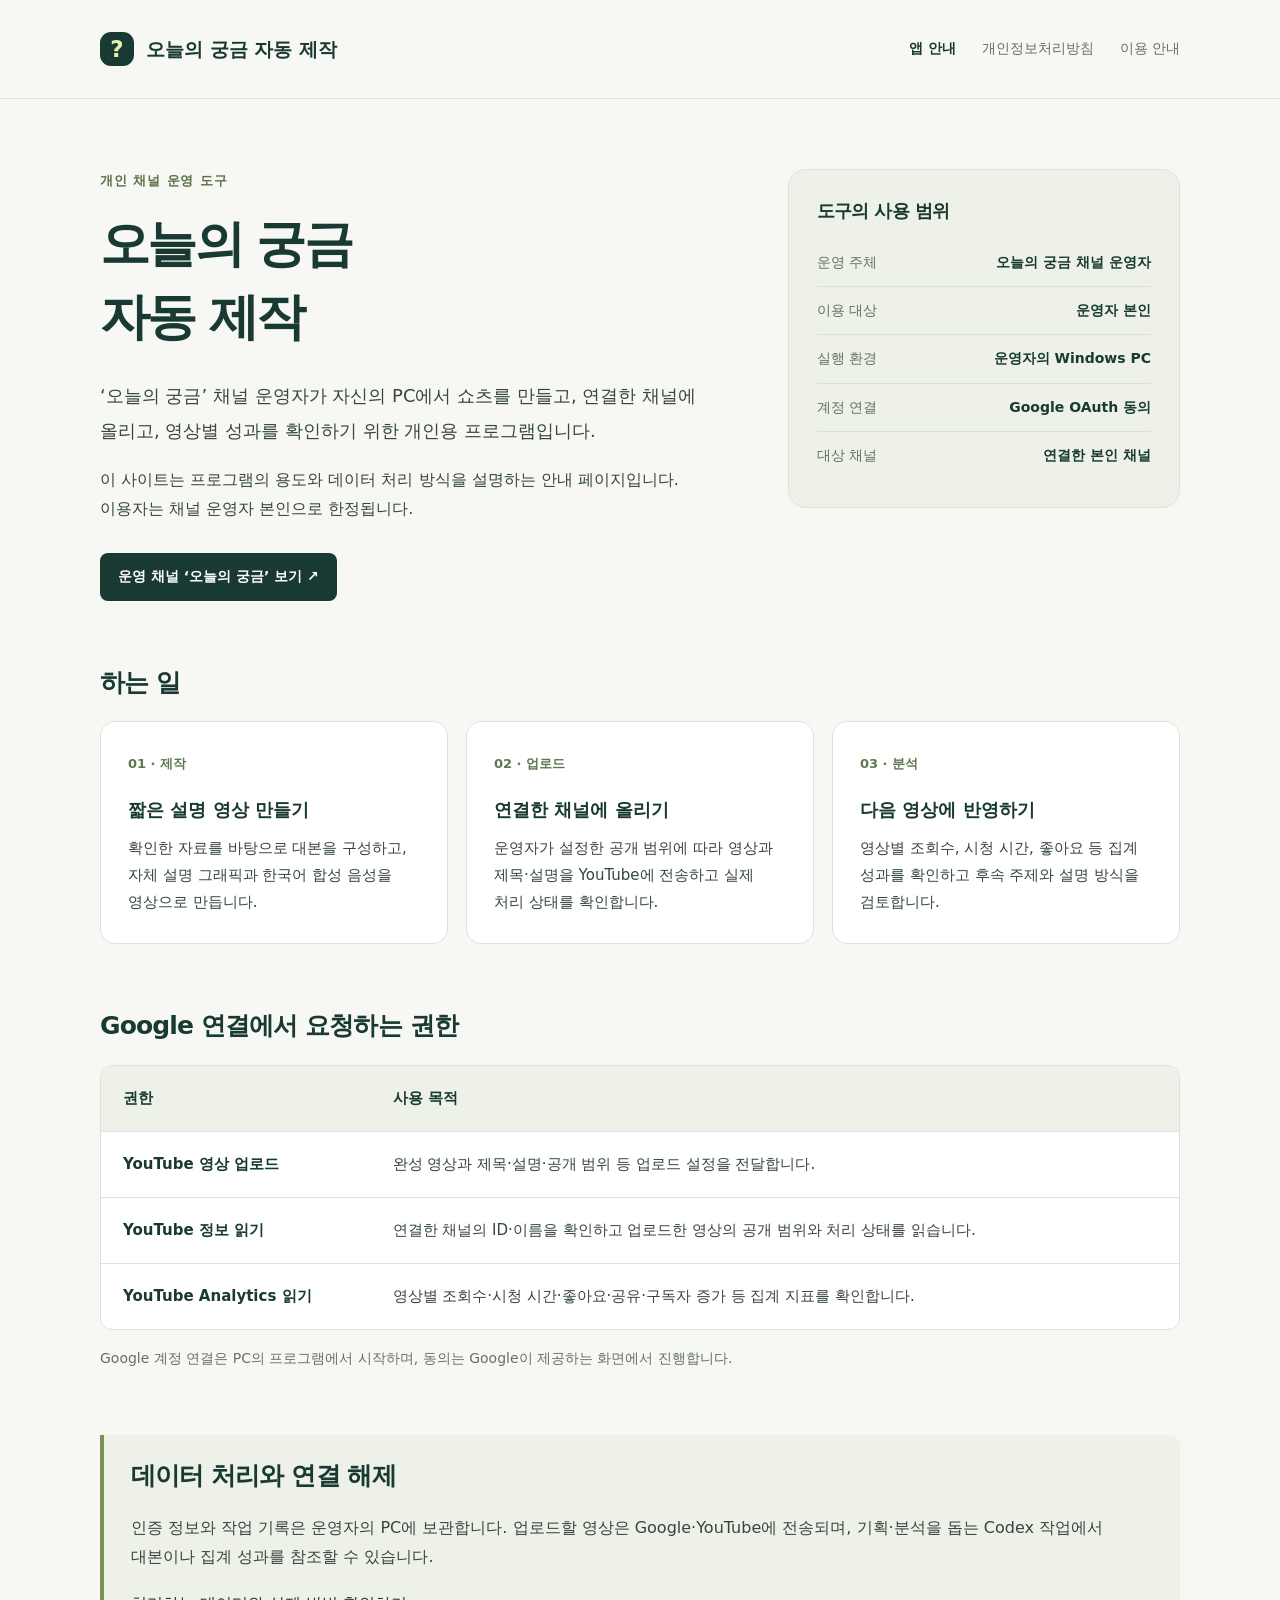
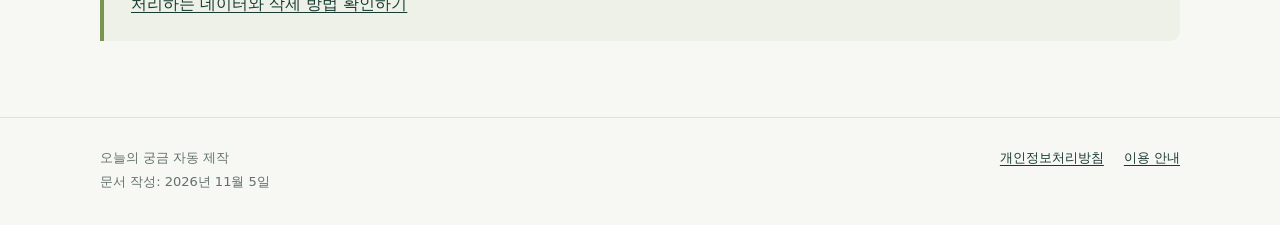
<file: index.html>
<!doctype html>
<html lang="ko">
<head>
  <meta charset="utf-8">
  <meta name="viewport" content="width=device-width, initial-scale=1">
  <meta name="description" content="오늘의 궁금 채널 운영자가 사용하는 개인용 쇼츠 제작·업로드 도구의 기능과 Google 권한을 안내합니다.">
  <title>오늘의 궁금 자동 제작 · 앱 안내</title>
  <link rel="stylesheet" href="common.css">
</head>
<body>
  <a class="skip" href="#main">본문으로 이동</a>
  <header class="site-header">
    <div class="wrap header-row">
      <a class="brand" href="index.html"><span class="brand-mark" aria-hidden="true">?</span>오늘의 궁금 자동 제작</a>
      <nav aria-label="주 메뉴">
        <a href="index.html" aria-current="page">앱 안내</a>
        <a href="privacy.html">개인정보처리방침</a>
        <a href="terms.html">이용 안내</a>
      </nav>
    </div>
  </header>
  <main class="wrap" id="main">
    <div class="hero">
      <div>
        <p class="eyebrow">개인 채널 운영 도구</p>
        <h1>오늘의 궁금<br>자동 제작</h1>
        <p class="lead">‘오늘의 궁금’ 채널 운영자가 자신의 PC에서 쇼츠를 만들고, 연결한 채널에 올리고, 영상별 성과를 확인하기 위한 개인용 프로그램입니다.</p>
        <p>이 사이트는 프로그램의 용도와 데이터 처리 방식을 설명하는 안내 페이지입니다. 이용자는 채널 운영자 본인으로 한정됩니다.</p>
        <a class="channel-link" href="https://www.youtube.com/channel/UCZVqo-pDeFf8M0gQ5EQ7CUw">운영 채널 ‘오늘의 궁금’ 보기 ↗</a>
      </div>
      <aside class="profile" aria-label="운영 정보">
        <h2>도구의 사용 범위</h2>
        <dl>
          <div><dt>운영 주체</dt><dd>오늘의 궁금 채널 운영자</dd></div>
          <div><dt>이용 대상</dt><dd>운영자 본인</dd></div>
          <div><dt>실행 환경</dt><dd>운영자의 Windows PC</dd></div>
          <div><dt>계정 연결</dt><dd>Google OAuth 동의</dd></div>
          <div><dt>대상 채널</dt><dd>연결한 본인 채널</dd></div>
        </dl>
      </aside>
    </div>

    <section class="section" aria-labelledby="features-title">
      <h2 id="features-title">하는 일</h2>
      <div class="cards">
        <article class="card"><span class="card-number">01 · 제작</span><h3>짧은 설명 영상 만들기</h3><p>확인한 자료를 바탕으로 대본을 구성하고, 자체 설명 그래픽과 한국어 합성 음성을 영상으로 만듭니다.</p></article>
        <article class="card"><span class="card-number">02 · 업로드</span><h3>연결한 채널에 올리기</h3><p>운영자가 설정한 공개 범위에 따라 영상과 제목·설명을 YouTube에 전송하고 실제 처리 상태를 확인합니다.</p></article>
        <article class="card"><span class="card-number">03 · 분석</span><h3>다음 영상에 반영하기</h3><p>영상별 조회수, 시청 시간, 좋아요 등 집계 성과를 확인하고 후속 주제와 설명 방식을 검토합니다.</p></article>
      </div>
    </section>

    <section class="section" aria-labelledby="permissions-title">
      <h2 id="permissions-title">Google 연결에서 요청하는 권한</h2>
      <div class="table-wrap">
        <table>
          <thead><tr><th scope="col">권한</th><th scope="col">사용 목적</th></tr></thead>
          <tbody>
            <tr><th scope="row">YouTube 영상 업로드</th><td>완성 영상과 제목·설명·공개 범위 등 업로드 설정을 전달합니다.</td></tr>
            <tr><th scope="row">YouTube 정보 읽기</th><td>연결한 채널의 ID·이름을 확인하고 업로드한 영상의 공개 범위와 처리 상태를 읽습니다.</td></tr>
            <tr><th scope="row">YouTube Analytics 읽기</th><td>영상별 조회수·시청 시간·좋아요·공유·구독자 증가 등 집계 지표를 확인합니다.</td></tr>
          </tbody>
        </table>
      </div>
      <p class="small" style="margin-top:16px">Google 계정 연결은 PC의 프로그램에서 시작하며, 동의는 Google이 제공하는 화면에서 진행합니다.</p>
    </section>

    <section class="section notice" aria-label="데이터 안내">
      <h2>데이터 처리와 연결 해제</h2>
      <p>인증 정보와 작업 기록은 운영자의 PC에 보관합니다. 업로드할 영상은 Google·YouTube에 전송되며, 기획·분석을 돕는 Codex 작업에서 대본이나 집계 성과를 참조할 수 있습니다.</p>
      <p><a href="privacy.html">처리하는 데이터와 삭제 방법 확인하기</a></p>
    </section>
  </main>
  <footer class="site-footer"><div class="wrap footer-row"><p>오늘의 궁금 자동 제작<br>문서 작성: 2026년 11월 5일</p><div class="footer-links"><a href="privacy.html">개인정보처리방침</a><a href="terms.html">이용 안내</a></div></div></footer>
</body>
</html>
</file>
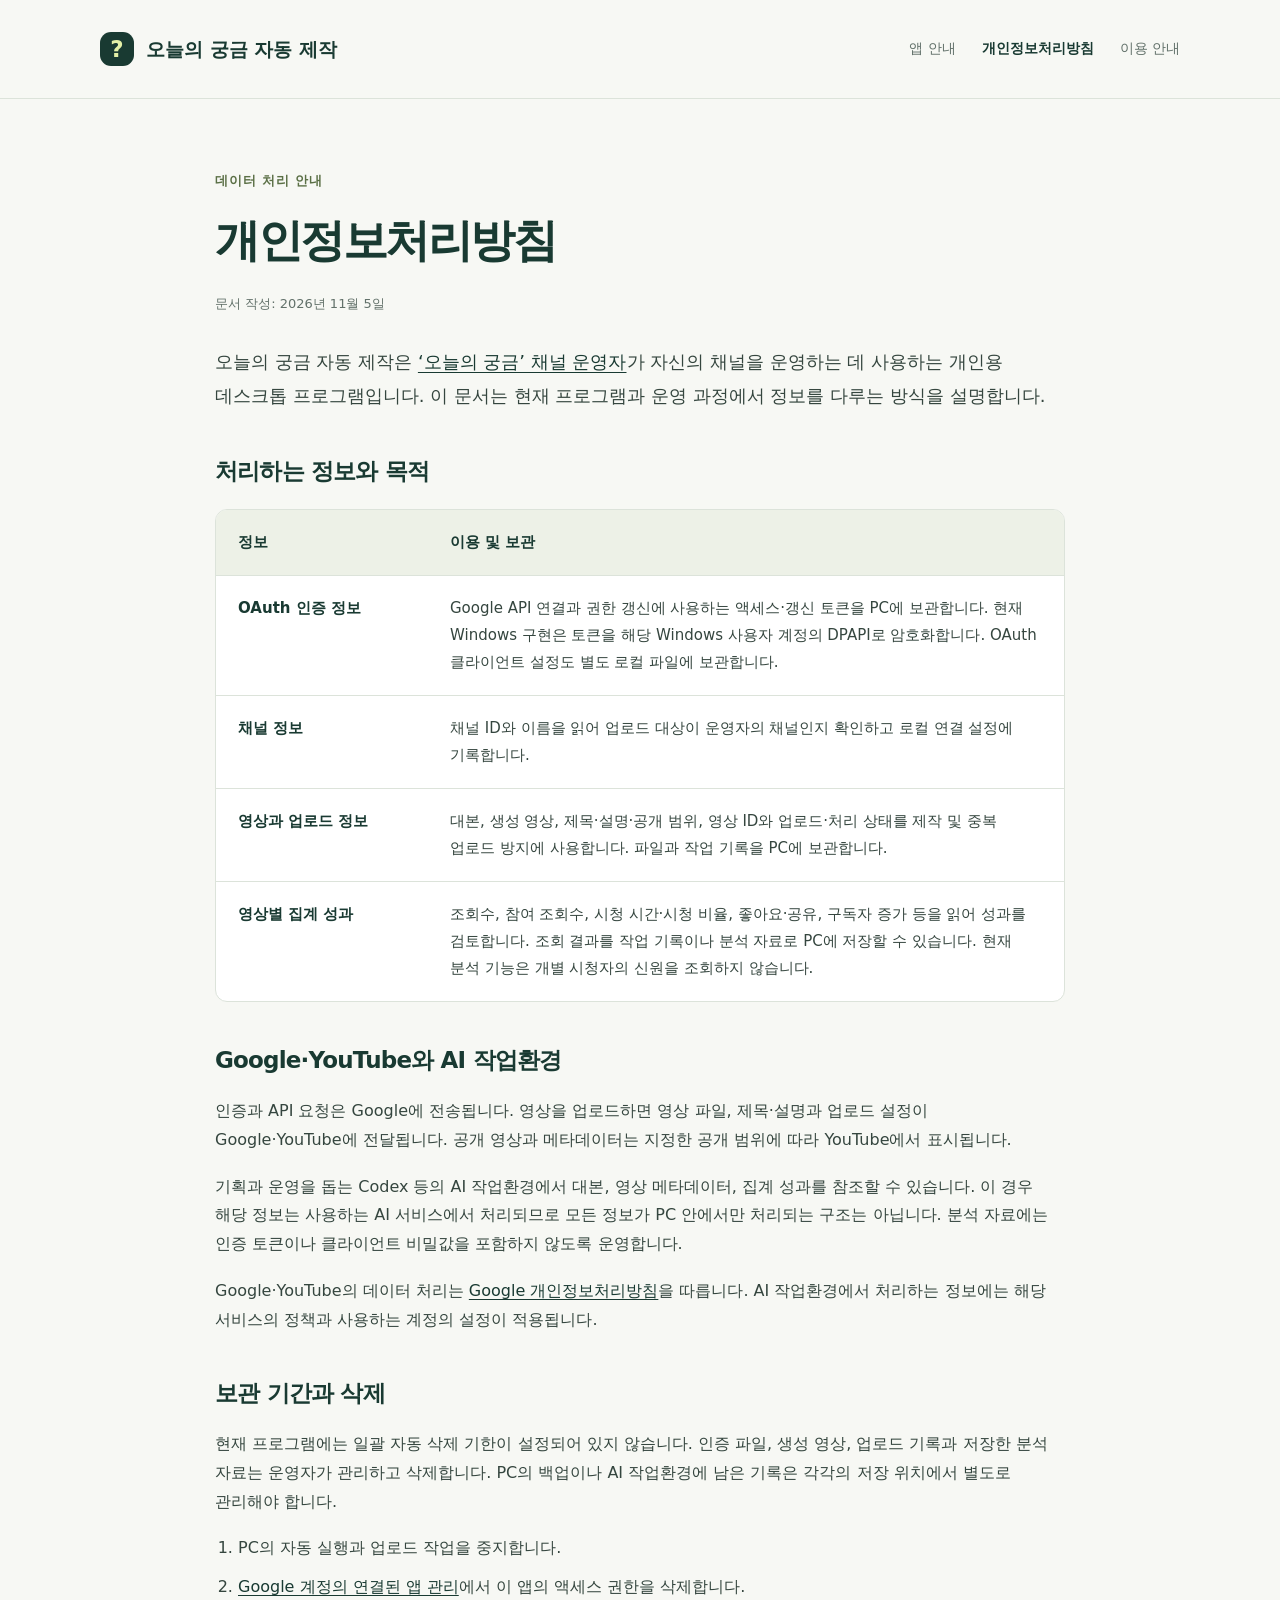
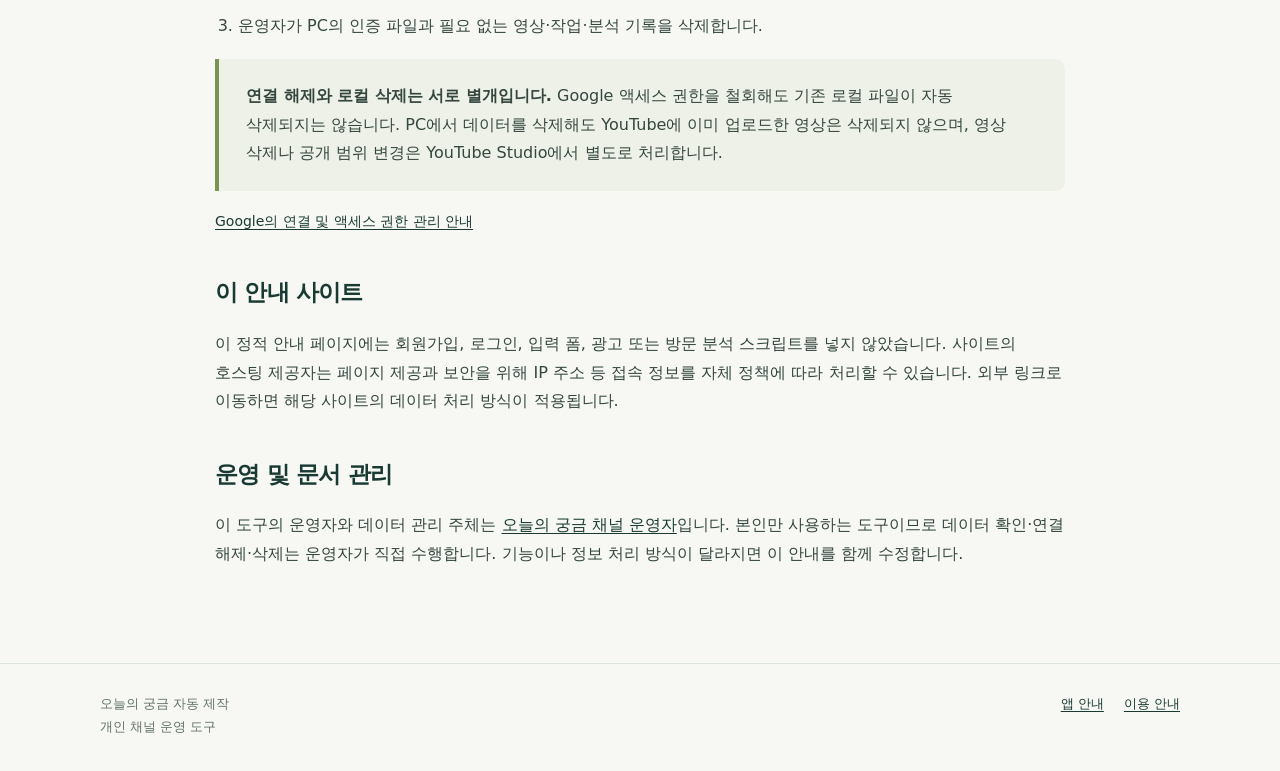
<file: privacy.html>
<!doctype html>
<html lang="ko">
<head>
  <meta charset="utf-8">
  <meta name="viewport" content="width=device-width, initial-scale=1">
  <meta name="description" content="오늘의 궁금 자동 제작에서 처리하는 Google·YouTube 데이터, 로컬 보관, AI 작업환경 활용 및 연결 해제 방법을 안내합니다.">
  <title>개인정보처리방침 · 오늘의 궁금 자동 제작</title>
  <link rel="stylesheet" href="common.css">
</head>
<body>
  <a class="skip" href="#main">본문으로 이동</a>
  <header class="site-header"><div class="wrap header-row"><a class="brand" href="index.html"><span class="brand-mark" aria-hidden="true">?</span>오늘의 궁금 자동 제작</a><nav aria-label="주 메뉴"><a href="index.html">앱 안내</a><a href="privacy.html" aria-current="page">개인정보처리방침</a><a href="terms.html">이용 안내</a></nav></div></header>
  <main class="wrap article" id="main">
    <p class="eyebrow">데이터 처리 안내</p>
    <h1>개인정보처리방침</h1>
    <p class="document-date">문서 작성: 2026년 11월 5일</p>
    <p class="lead">오늘의 궁금 자동 제작은 <a href="https://www.youtube.com/channel/UCZVqo-pDeFf8M0gQ5EQ7CUw">‘오늘의 궁금’ 채널 운영자</a>가 자신의 채널을 운영하는 데 사용하는 개인용 데스크톱 프로그램입니다. 이 문서는 현재 프로그램과 운영 과정에서 정보를 다루는 방식을 설명합니다.</p>

    <section aria-labelledby="data-title">
      <h2 id="data-title">처리하는 정보와 목적</h2>
      <div class="table-wrap"><table>
        <thead><tr><th scope="col">정보</th><th scope="col">이용 및 보관</th></tr></thead>
        <tbody>
          <tr><th scope="row">OAuth 인증 정보</th><td>Google API 연결과 권한 갱신에 사용하는 액세스·갱신 토큰을 PC에 보관합니다. 현재 Windows 구현은 토큰을 해당 Windows 사용자 계정의 DPAPI로 암호화합니다. OAuth 클라이언트 설정도 별도 로컬 파일에 보관합니다.</td></tr>
          <tr><th scope="row">채널 정보</th><td>채널 ID와 이름을 읽어 업로드 대상이 운영자의 채널인지 확인하고 로컬 연결 설정에 기록합니다.</td></tr>
          <tr><th scope="row">영상과 업로드 정보</th><td>대본, 생성 영상, 제목·설명·공개 범위, 영상 ID와 업로드·처리 상태를 제작 및 중복 업로드 방지에 사용합니다. 파일과 작업 기록을 PC에 보관합니다.</td></tr>
          <tr><th scope="row">영상별 집계 성과</th><td>조회수, 참여 조회수, 시청 시간·시청 비율, 좋아요·공유, 구독자 증가 등을 읽어 성과를 검토합니다. 조회 결과를 작업 기록이나 분석 자료로 PC에 저장할 수 있습니다. 현재 분석 기능은 개별 시청자의 신원을 조회하지 않습니다.</td></tr>
        </tbody>
      </table></div>
    </section>

    <section aria-labelledby="services-title">
      <h2 id="services-title">Google·YouTube와 AI 작업환경</h2>
      <p>인증과 API 요청은 Google에 전송됩니다. 영상을 업로드하면 영상 파일, 제목·설명과 업로드 설정이 Google·YouTube에 전달됩니다. 공개 영상과 메타데이터는 지정한 공개 범위에 따라 YouTube에서 표시됩니다.</p>
      <p>기획과 운영을 돕는 Codex 등의 AI 작업환경에서 대본, 영상 메타데이터, 집계 성과를 참조할 수 있습니다. 이 경우 해당 정보는 사용하는 AI 서비스에서 처리되므로 모든 정보가 PC 안에서만 처리되는 구조는 아닙니다. 분석 자료에는 인증 토큰이나 클라이언트 비밀값을 포함하지 않도록 운영합니다.</p>
      <p>Google·YouTube의 데이터 처리는 <a href="https://policies.google.com/privacy?hl=ko">Google 개인정보처리방침</a>을 따릅니다. AI 작업환경에서 처리하는 정보에는 해당 서비스의 정책과 사용하는 계정의 설정이 적용됩니다.</p>
    </section>

    <section aria-labelledby="retention-title">
      <h2 id="retention-title">보관 기간과 삭제</h2>
      <p>현재 프로그램에는 일괄 자동 삭제 기한이 설정되어 있지 않습니다. 인증 파일, 생성 영상, 업로드 기록과 저장한 분석 자료는 운영자가 관리하고 삭제합니다. PC의 백업이나 AI 작업환경에 남은 기록은 각각의 저장 위치에서 별도로 관리해야 합니다.</p>
      <ol>
        <li>PC의 자동 실행과 업로드 작업을 중지합니다.</li>
        <li><a href="https://myaccount.google.com/connections">Google 계정의 연결된 앱 관리</a>에서 이 앱의 액세스 권한을 삭제합니다.</li>
        <li>운영자가 PC의 인증 파일과 필요 없는 영상·작업·분석 기록을 삭제합니다.</li>
      </ol>
      <div class="notice"><p><strong>연결 해제와 로컬 삭제는 서로 별개입니다.</strong> Google 액세스 권한을 철회해도 기존 로컬 파일이 자동 삭제되지는 않습니다. PC에서 데이터를 삭제해도 YouTube에 이미 업로드한 영상은 삭제되지 않으며, 영상 삭제나 공개 범위 변경은 YouTube Studio에서 별도로 처리합니다.</p></div>
      <p class="small" style="margin-top:18px"><a href="https://support.google.com/accounts/answer/13533235?hl=ko">Google의 연결 및 액세스 권한 관리 안내</a></p>
    </section>

    <section aria-labelledby="website-title">
      <h2 id="website-title">이 안내 사이트</h2>
      <p>이 정적 안내 페이지에는 회원가입, 로그인, 입력 폼, 광고 또는 방문 분석 스크립트를 넣지 않았습니다. 사이트의 호스팅 제공자는 페이지 제공과 보안을 위해 IP 주소 등 접속 정보를 자체 정책에 따라 처리할 수 있습니다. 외부 링크로 이동하면 해당 사이트의 데이터 처리 방식이 적용됩니다.</p>
    </section>

    <section aria-labelledby="operator-title">
      <h2 id="operator-title">운영 및 문서 관리</h2>
      <p>이 도구의 운영자와 데이터 관리 주체는 <a href="https://www.youtube.com/channel/UCZVqo-pDeFf8M0gQ5EQ7CUw">오늘의 궁금 채널 운영자</a>입니다. 본인만 사용하는 도구이므로 데이터 확인·연결 해제·삭제는 운영자가 직접 수행합니다. 기능이나 정보 처리 방식이 달라지면 이 안내를 함께 수정합니다.</p>
    </section>
  </main>
  <footer class="site-footer"><div class="wrap footer-row"><p>오늘의 궁금 자동 제작<br>개인 채널 운영 도구</p><div class="footer-links"><a href="index.html">앱 안내</a><a href="terms.html">이용 안내</a></div></div></footer>
</body>
</html>
</file>
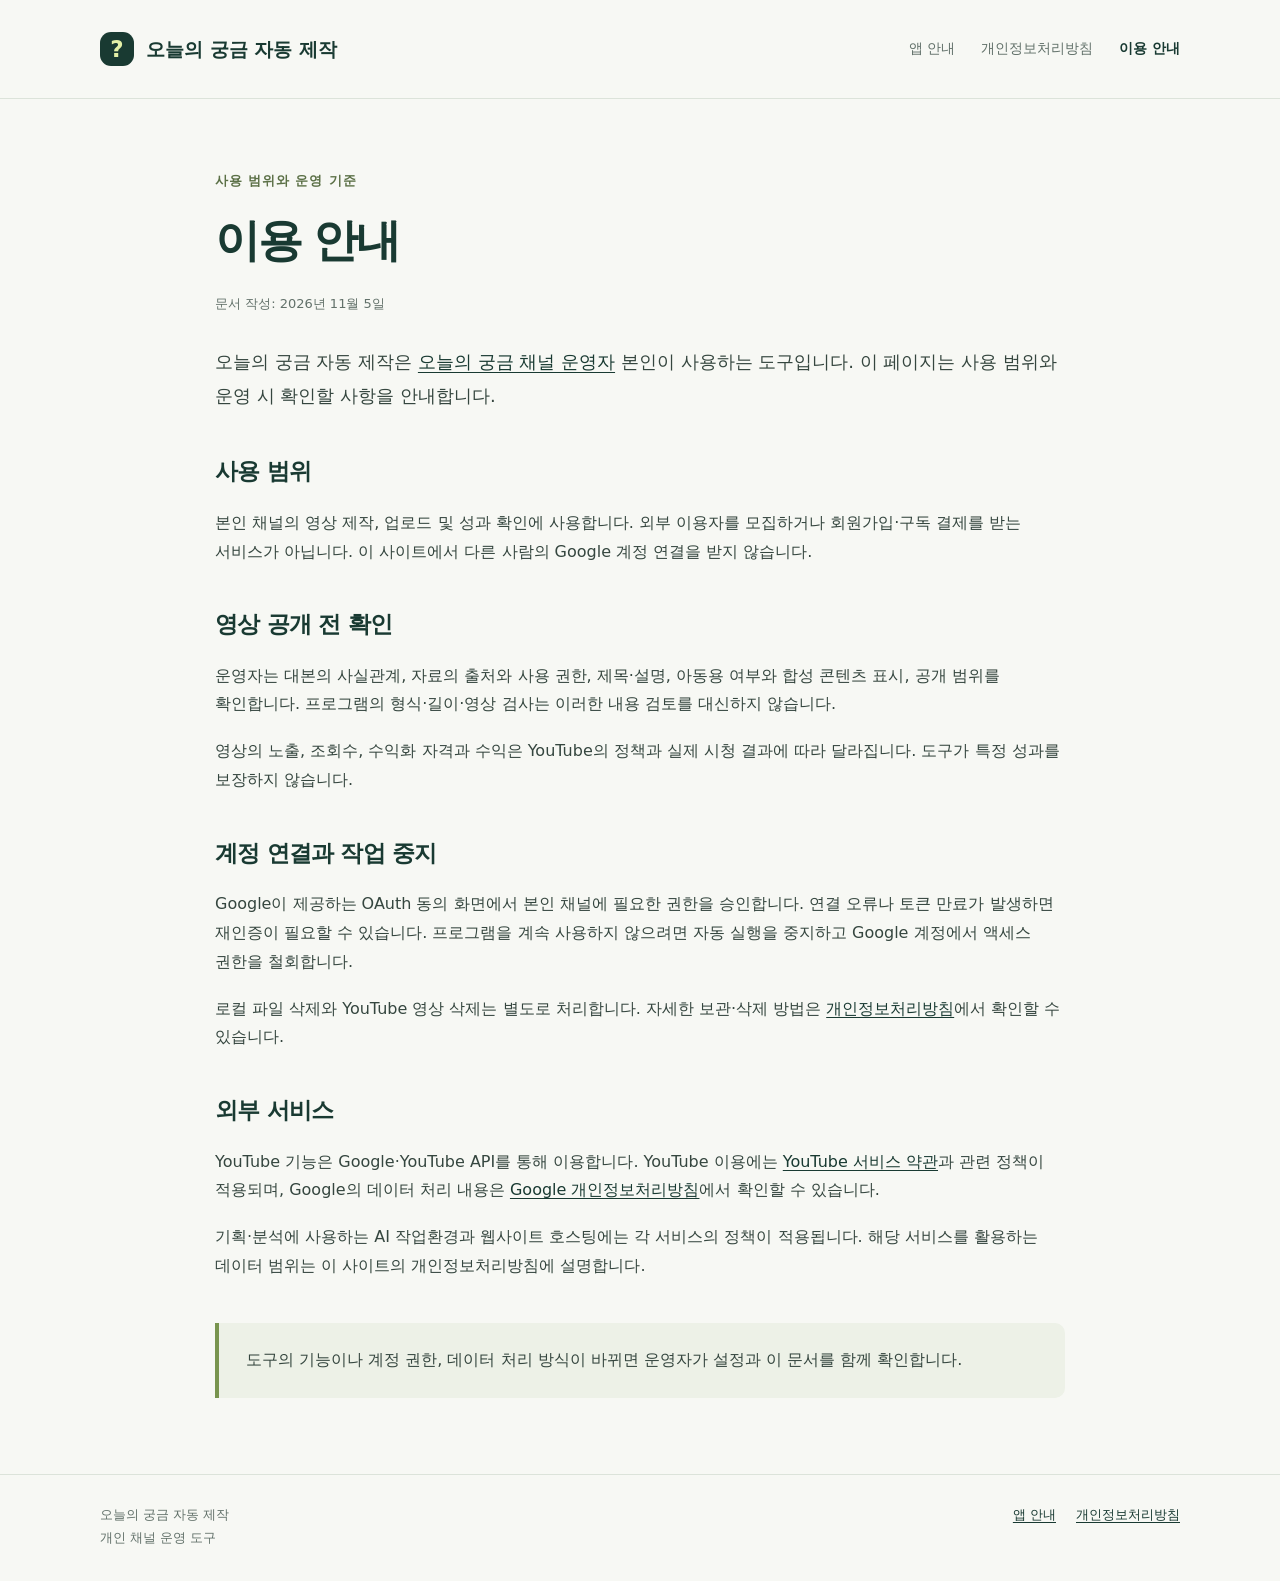
<file: terms.html>
<!doctype html>
<html lang="ko">
<head>
  <meta charset="utf-8">
  <meta name="viewport" content="width=device-width, initial-scale=1">
  <meta name="description" content="오늘의 궁금 자동 제작의 개인용 사용 범위, 콘텐츠 검토, 계정 연결과 중지 방법을 설명합니다.">
  <title>이용 안내 · 오늘의 궁금 자동 제작</title>
  <link rel="stylesheet" href="common.css">
</head>
<body>
  <a class="skip" href="#main">본문으로 이동</a>
  <header class="site-header"><div class="wrap header-row"><a class="brand" href="index.html"><span class="brand-mark" aria-hidden="true">?</span>오늘의 궁금 자동 제작</a><nav aria-label="주 메뉴"><a href="index.html">앱 안내</a><a href="privacy.html">개인정보처리방침</a><a href="terms.html" aria-current="page">이용 안내</a></nav></div></header>
  <main class="wrap article" id="main">
    <p class="eyebrow">사용 범위와 운영 기준</p>
    <h1>이용 안내</h1>
    <p class="document-date">문서 작성: 2026년 11월 5일</p>
    <p class="lead">오늘의 궁금 자동 제작은 <a href="https://www.youtube.com/channel/UCZVqo-pDeFf8M0gQ5EQ7CUw">오늘의 궁금 채널 운영자</a> 본인이 사용하는 도구입니다. 이 페이지는 사용 범위와 운영 시 확인할 사항을 안내합니다.</p>

    <section aria-labelledby="scope-title">
      <h2 id="scope-title">사용 범위</h2>
      <p>본인 채널의 영상 제작, 업로드 및 성과 확인에 사용합니다. 외부 이용자를 모집하거나 회원가입·구독 결제를 받는 서비스가 아닙니다. 이 사이트에서 다른 사람의 Google 계정 연결을 받지 않습니다.</p>
    </section>

    <section aria-labelledby="review-title">
      <h2 id="review-title">영상 공개 전 확인</h2>
      <p>운영자는 대본의 사실관계, 자료의 출처와 사용 권한, 제목·설명, 아동용 여부와 합성 콘텐츠 표시, 공개 범위를 확인합니다. 프로그램의 형식·길이·영상 검사는 이러한 내용 검토를 대신하지 않습니다.</p>
      <p>영상의 노출, 조회수, 수익화 자격과 수익은 YouTube의 정책과 실제 시청 결과에 따라 달라집니다. 도구가 특정 성과를 보장하지 않습니다.</p>
    </section>

    <section aria-labelledby="connection-title">
      <h2 id="connection-title">계정 연결과 작업 중지</h2>
      <p>Google이 제공하는 OAuth 동의 화면에서 본인 채널에 필요한 권한을 승인합니다. 연결 오류나 토큰 만료가 발생하면 재인증이 필요할 수 있습니다. 프로그램을 계속 사용하지 않으려면 자동 실행을 중지하고 Google 계정에서 액세스 권한을 철회합니다.</p>
      <p>로컬 파일 삭제와 YouTube 영상 삭제는 별도로 처리합니다. 자세한 보관·삭제 방법은 <a href="privacy.html">개인정보처리방침</a>에서 확인할 수 있습니다.</p>
    </section>

    <section aria-labelledby="third-party-title">
      <h2 id="third-party-title">외부 서비스</h2>
      <p>YouTube 기능은 Google·YouTube API를 통해 이용합니다. YouTube 이용에는 <a href="https://www.youtube.com/static?template=terms&amp;hl=ko">YouTube 서비스 약관</a>과 관련 정책이 적용되며, Google의 데이터 처리 내용은 <a href="https://policies.google.com/privacy?hl=ko">Google 개인정보처리방침</a>에서 확인할 수 있습니다.</p>
      <p>기획·분석에 사용하는 AI 작업환경과 웹사이트 호스팅에는 각 서비스의 정책이 적용됩니다. 해당 서비스를 활용하는 데이터 범위는 이 사이트의 개인정보처리방침에 설명합니다.</p>
    </section>

    <section class="notice" aria-label="운영 안내"><p>도구의 기능이나 계정 권한, 데이터 처리 방식이 바뀌면 운영자가 설정과 이 문서를 함께 확인합니다.</p></section>
  </main>
  <footer class="site-footer"><div class="wrap footer-row"><p>오늘의 궁금 자동 제작<br>개인 채널 운영 도구</p><div class="footer-links"><a href="index.html">앱 안내</a><a href="privacy.html">개인정보처리방침</a></div></div></footer>
</body>
</html>
</file>
<file: common.css>
:root {
  color-scheme: light;
  --paper: #f7f8f4;
  --surface: #ffffff;
  --ink: #193a32;
  --text: #35463f;
  --muted: #62716a;
  --line: #dce3da;
  --accent: #e4f0a7;
}
* { box-sizing: border-box; }
html { font-size: 16px; scroll-behavior: smooth; }
body {
  margin: 0;
  color: var(--text);
  background: var(--paper);
  font-family: "Malgun Gothic", "Apple SD Gothic Neo", system-ui, sans-serif;
  line-height: 1.8;
  word-break: keep-all;
  overflow-wrap: anywhere;
}
a { color: var(--ink); text-underline-offset: 0.2em; }
a:hover { text-decoration-thickness: 2px; }
a:focus-visible { outline: 3px solid #57872b; outline-offset: 5px; border-radius: 3px; }
.skip { position: absolute; left: 16px; top: -100px; z-index: 2; padding: 10px 18px; background: white; }
.skip:focus { top: 10px; }
.wrap { width: min(1080px, calc(100% - 64px)); margin-inline: auto; }
.site-header { border-bottom: 1px solid var(--line); }
.header-row { min-height: 98px; display: flex; align-items: center; justify-content: space-between; gap: 28px; }
.brand { display: inline-flex; gap: 12px; align-items: center; color: var(--ink); text-decoration: none; font-weight: 800; font-size: 19px; }
.brand-mark { width: 34px; height: 34px; display: grid; place-items: center; background: var(--ink); color: var(--accent); border-radius: 11px; font-size: 23px; line-height: 1; }
nav { display: flex; gap: 26px; flex-wrap: wrap; font-size: 14px; }
nav a { text-decoration: none; color: var(--muted); }
nav a[aria-current="page"] { color: var(--ink); font-weight: 800; }
main { padding-block: 70px 76px; }
.hero { display: grid; grid-template-columns: minmax(0, 1.6fr) minmax(280px, 1fr); gap: 60px; align-items: start; }
.eyebrow { margin: 0 0 16px; font-size: 13px; font-weight: 800; letter-spacing: 0.07em; color: #5b7046; }
h1, h2, h3 { color: var(--ink); line-height: 1.45; }
h1 { margin: 0 0 26px; font-size: clamp(31px, 4.4vw, 50px); letter-spacing: -0.055em; }
h2 { margin: 0 0 20px; font-size: 25px; letter-spacing: -0.035em; }
h3 { margin: 0 0 12px; font-size: 18px; }
p { margin: 0 0 18px; }
.lead { font-size: 18px; line-height: 1.9; }
.channel-link { display: inline-flex; margin-top: 12px; padding: 11px 18px; background: var(--ink); color: white; border-radius: 8px; text-decoration: none; font-size: 14px; font-weight: 700; }
.profile { padding: 28px; background: #edf1e7; border: 1px solid var(--line); border-radius: 18px; }
.profile h2 { margin-bottom: 15px; font-size: 18px; }
dl { margin: 0; }
.profile dl > div { display: flex; justify-content: space-between; gap: 18px; padding-block: 11px; border-bottom: 1px solid #d9e2d1; font-size: 14px; }
.profile dl > div:last-child { border-bottom: 0; }
dt { color: var(--muted); }
dd { margin: 0; color: var(--ink); font-weight: 700; text-align: right; }
.section { margin-top: 64px; }
.cards { display: grid; grid-template-columns: repeat(3, minmax(0, 1fr)); gap: 18px; }
.card { padding: 27px; background: var(--surface); border: 1px solid var(--line); border-radius: 15px; }
.card-number { display: inline-block; margin-bottom: 22px; font-size: 13px; font-weight: 800; color: #5e7850; }
.card p { margin-bottom: 0; font-size: 15px; }
.notice { padding: 23px 27px; border-left: 4px solid #78944e; background: #edf1e7; border-radius: 0 10px 10px 0; }
.notice p:last-child { margin-bottom: 0; }
.table-wrap { overflow-x: auto; border: 1px solid var(--line); border-radius: 12px; background: white; }
table { border-collapse: collapse; width: 100%; font-size: 15px; }
th, td { text-align: left; vertical-align: top; padding: 19px 22px; border-bottom: 1px solid var(--line); }
thead th { background: #edf1e7; color: var(--ink); font-weight: 700; }
tbody tr:last-child td, tbody tr:last-child th { border-bottom: 0; }
tbody th { width: 25%; color: var(--ink); font-weight: 700; }
.article { max-width: 850px; }
.article h1 { font-size: clamp(32px, 4.4vw, 45px); }
.article section { margin-top: 42px; }
.article h2 { font-size: 23px; }
.article ul, .article ol { padding-left: 23px; margin: 0 0 18px; }
.article li + li { margin-top: 10px; }
.document-date { font-size: 13px; color: var(--muted); margin-top: -8px; margin-bottom: 30px; }
.small { color: var(--muted); font-size: 14px; }
.site-footer { border-top: 1px solid var(--line); padding-block: 28px 32px; }
.footer-row { display: flex; justify-content: space-between; align-items: start; gap: 25px; font-size: 13px; color: var(--muted); }
.footer-row p { margin: 0; }
.footer-links { display: flex; gap: 20px; flex-wrap: wrap; }
@media (max-width: 760px) {
  .wrap { width: min(100% - 36px, 580px); }
  .header-row { padding-block: 21px; flex-direction: column; align-items: flex-start; gap: 15px; }
  .brand { font-size: 17px; }
  nav { gap: 20px; font-size: 13px; }
  main { padding-block: 42px 52px; }
  .hero { grid-template-columns: 1fr; gap: 30px; }
  .lead { font-size: 16px; }
  .profile { padding: 23px; }
  .cards { grid-template-columns: 1fr; }
  .card-number { margin-bottom: 12px; }
  .section { margin-top: 44px; }
  h2 { font-size: 23px; }
  th, td { padding: 15px 14px; font-size: 14px; }
  tbody th { width: 31%; }
  .footer-row { flex-direction: column; gap: 17px; }
}
@media (prefers-reduced-motion: reduce) { html { scroll-behavior: auto; } }
</file>
